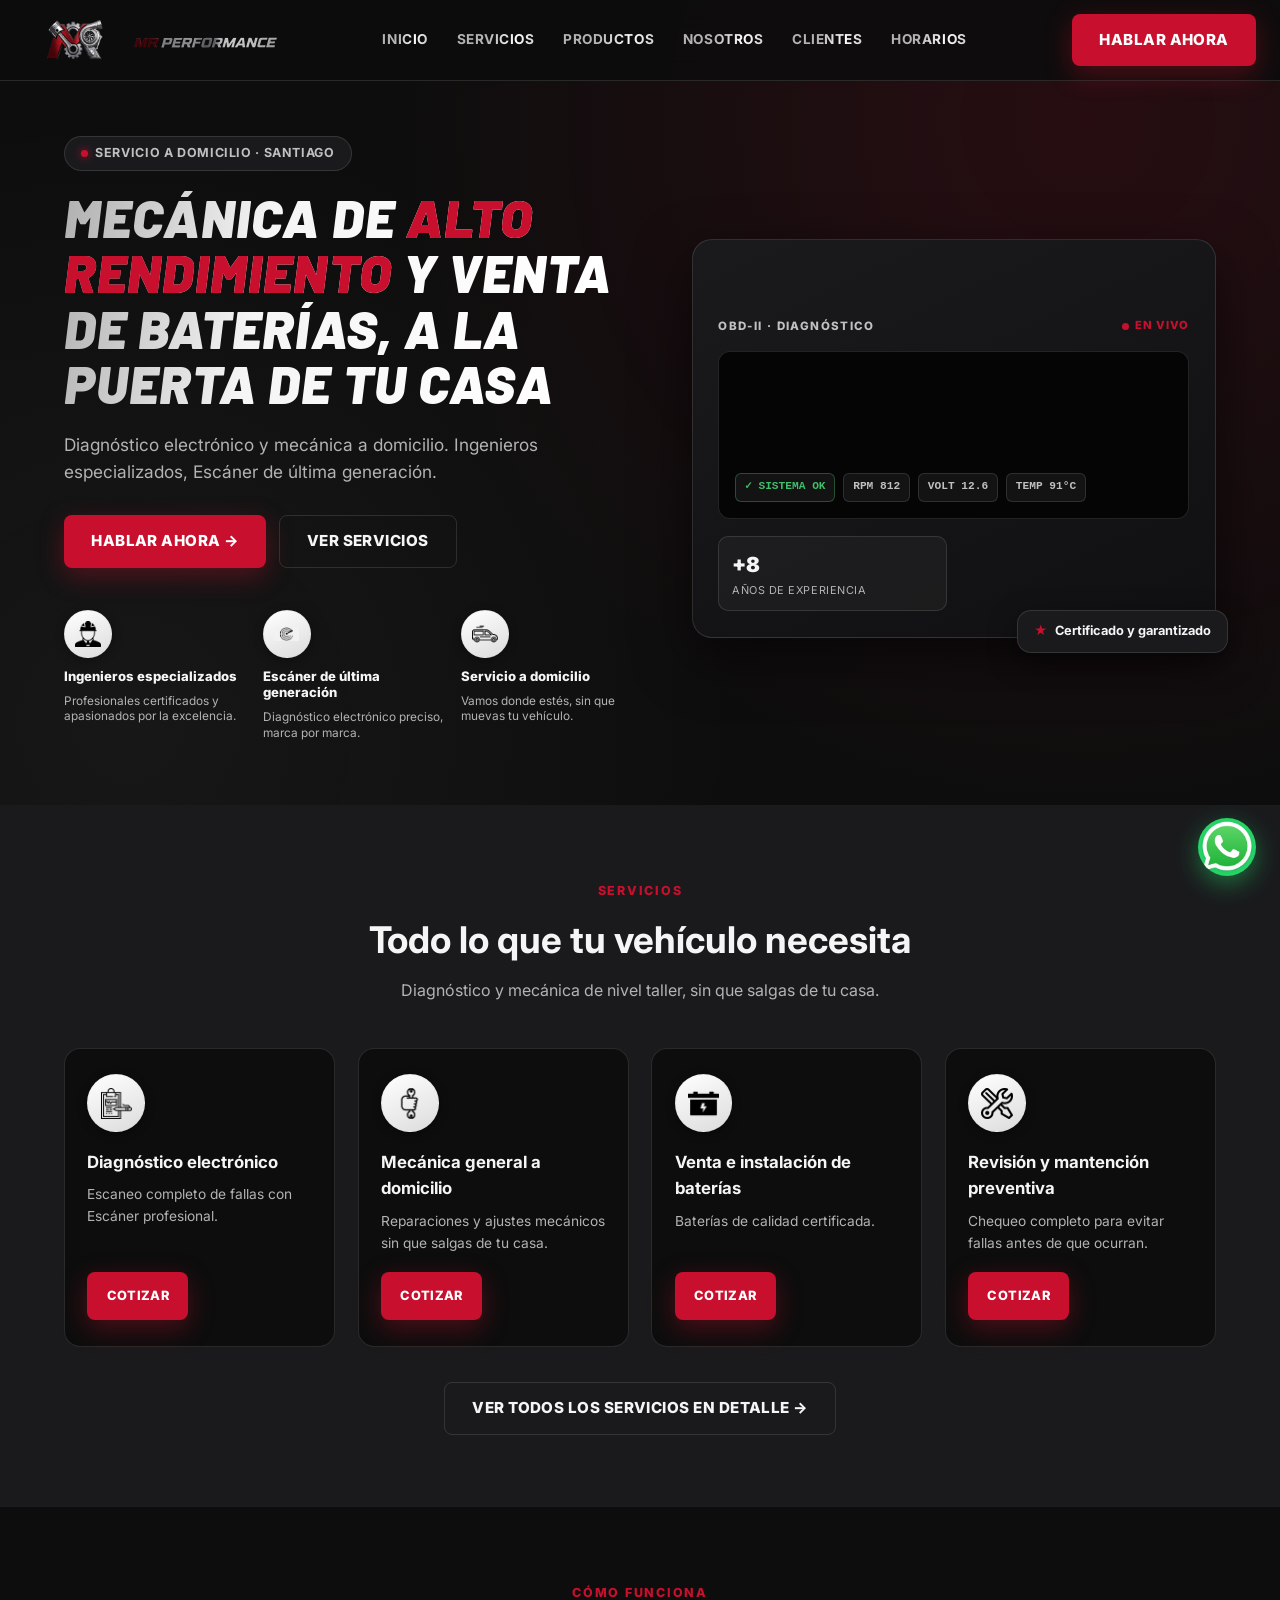
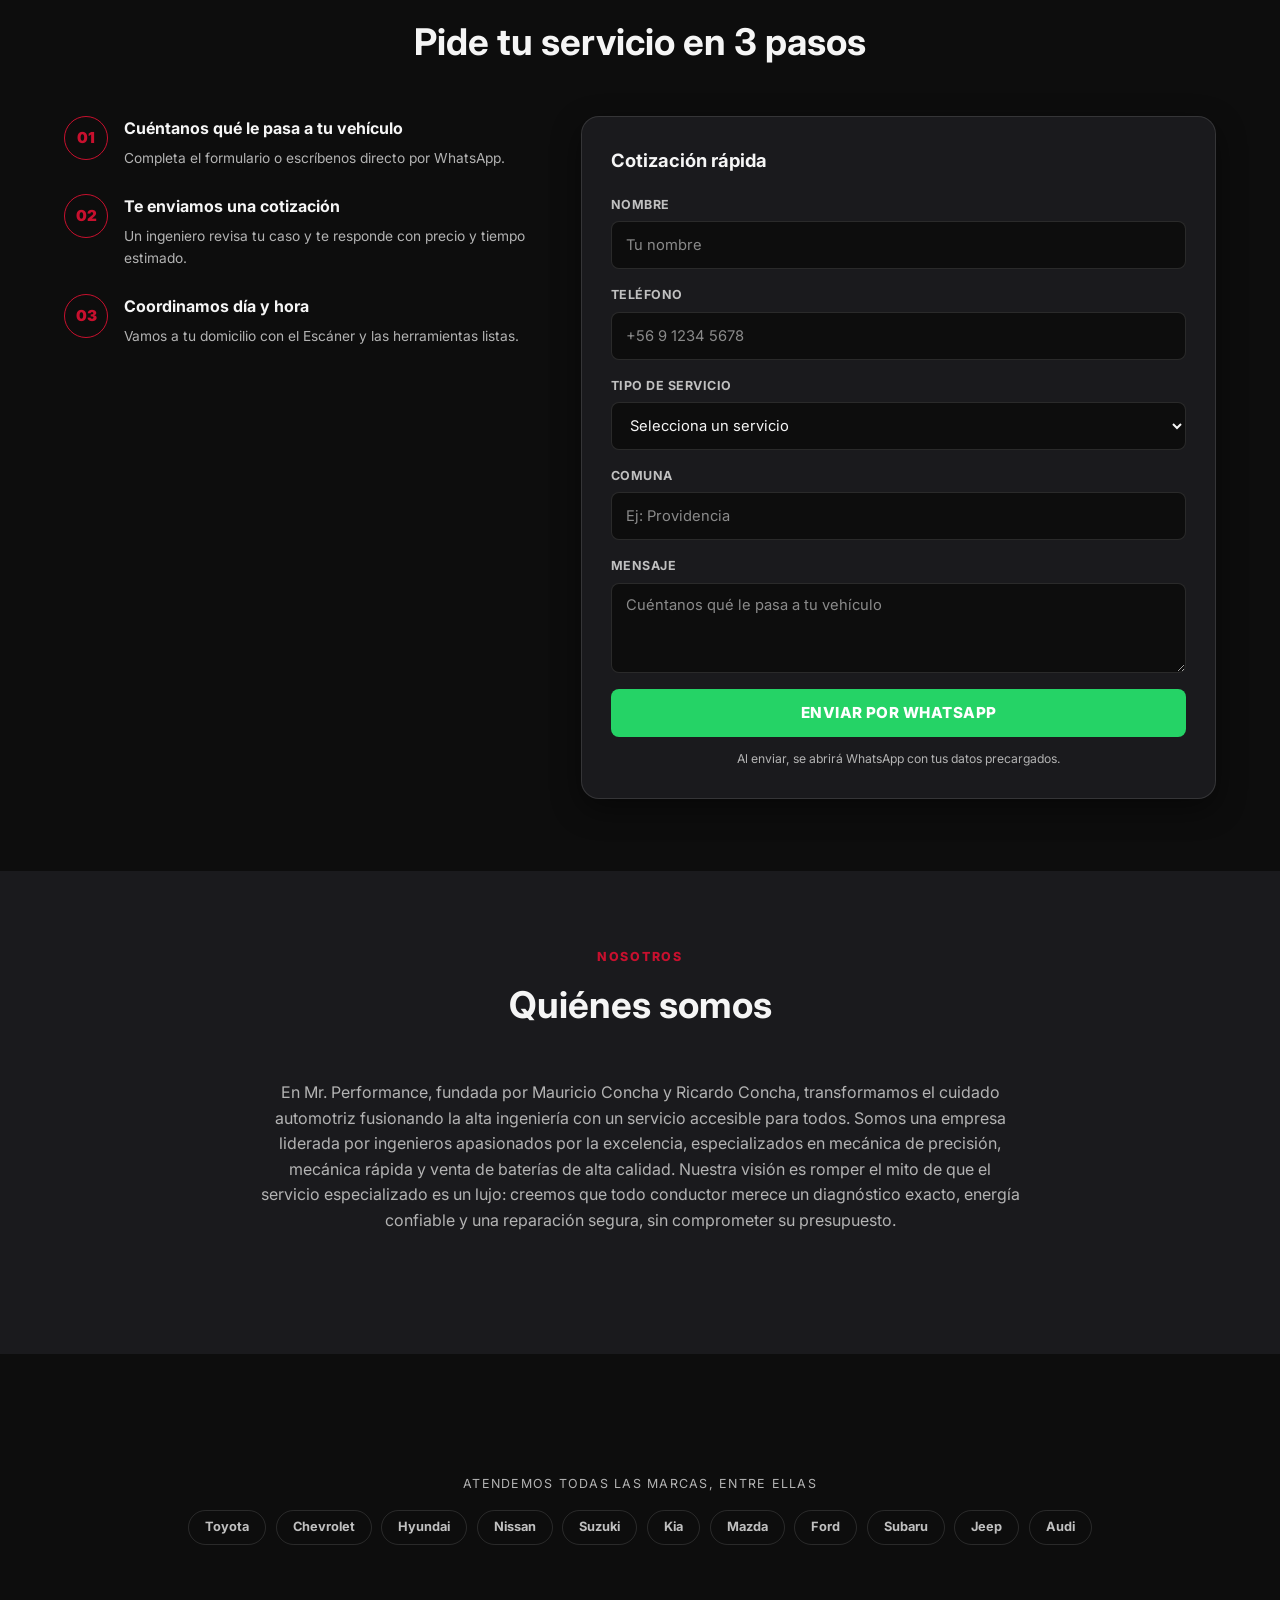
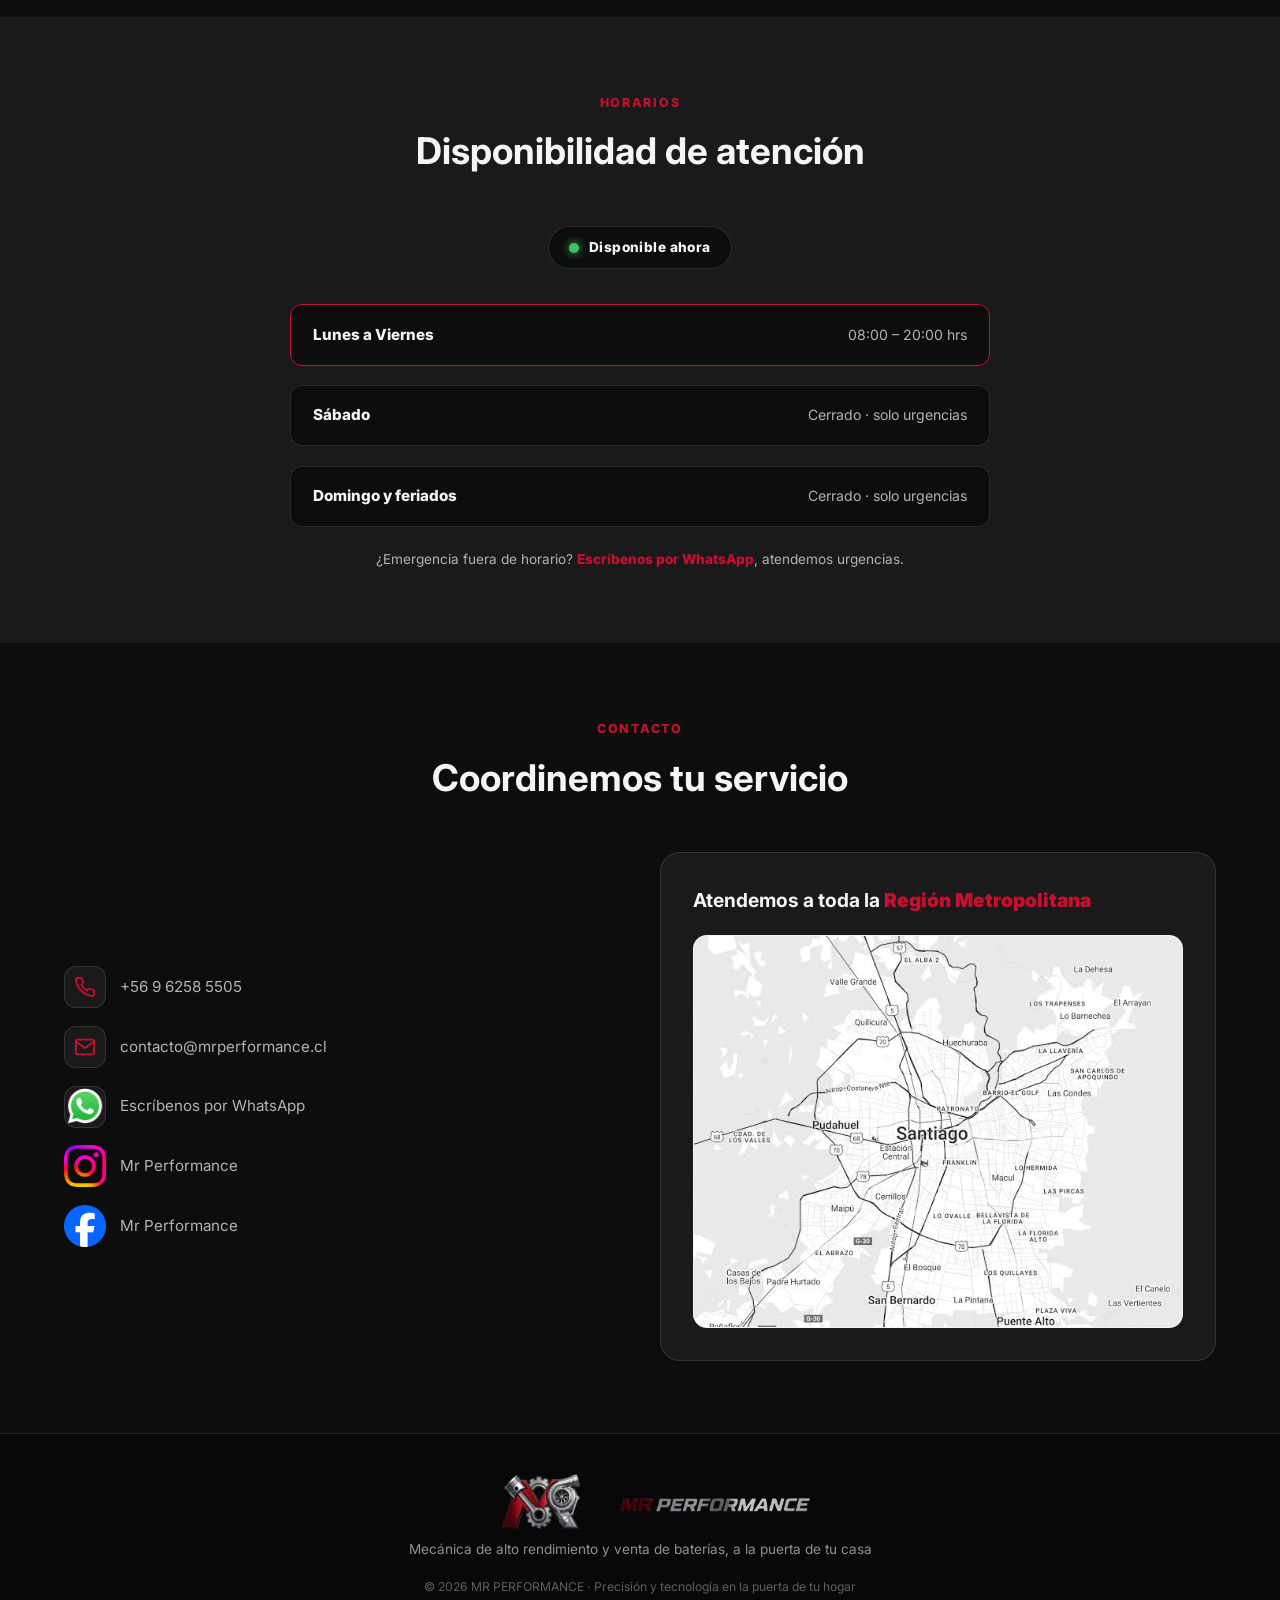
<file: index.html>
<!DOCTYPE html>
<html lang="es">
<head>
  <meta charset="UTF-8" />
  <meta name="viewport" content="width=device-width, initial-scale=1.0" />
  <!-- config.js dispara la carga de config.json (los datos del sitio) apenas parsea el <head> -->
  <script src="config.js"></script>
  <!-- Netlify Identity: captura el link de invitación/recuperación de clave y abre el panel /admin -->
  <script src="admin/vendor/netlify-identity-widget.js"></script>
  <!-- SEO (se sobreescribe dinámicamente desde config.js) -->
  <title>MR PERFORMANCE</title>
  <meta name="description" content="" />
  <link rel="canonical" href="" />
  <meta property="og:type"        content="website" />
  <meta property="og:url"         content="" />
  <meta property="og:title"       content="" />
  <meta property="og:description" content="" />
  <meta property="og:image"       content="" />
  <meta name="twitter:card"        content="summary_large_image" />
  <link rel="icon" href="data:image/svg+xml,<svg xmlns='http://www.w3.org/2000/svg' viewBox='0 0 100 100'><rect width='100' height='100' fill='%230D0D0D'/><text x='50' y='68' font-size='60' text-anchor='middle' fill='%23C8102E' font-family='Arial' font-weight='bold'>M</text></svg>" />
  <link rel="preconnect" href="https://fonts.googleapis.com" />
  <link rel="preconnect" href="https://fonts.gstatic.com" crossorigin />
  <link href="https://fonts.googleapis.com/css2?family=Barlow:ital,wght@0,700;0,800;0,900;1,700;1,800;1,900&family=Inter:wght@400;500;600;700;800;900&display=swap" rel="stylesheet" />
  <link rel="stylesheet" href="styles.css" />
</head>
<body>

<!-- ─── NAV ─── -->
<nav id="nav">
  <a href="#inicio" class="nav-logo"><img src="iconos/logo-emblem.png" alt="MR" class="nav-emblem" /><img src="iconos/logo-letras.png" alt="PERFORMANCE" class="nav-wordmark" /></a>
  <div class="nav-links" id="nav-links">
    <a href="#inicio">Inicio</a>
    <a href="/servicios">Servicios</a>
    <a href="/productos">Productos</a>
    <a href="#nosotros">Nosotros</a>
    <a href="#clientes">Clientes</a>
    <a href="#horarios">Horarios</a>
    <a href="#" class="btn btn-primary nav-cta-mobile" data-wa-link>Hablar ahora</a>
  </div>
  <div class="nav-actions">
    <a href="#" class="btn btn-primary" id="nav-wa" data-wa-link aria-label="Hablar ahora por WhatsApp">Hablar ahora</a>
    <button class="nav-toggle" id="nav-toggle" aria-label="Abrir menú" aria-expanded="false">☰</button>
  </div>
</nav>

<!-- ─── HERO ─── -->
<header class="hero" id="inicio">
  <div class="container hero-grid">
    <div class="hero-intro">
      <span class="hero-badge"><span class="dot"></span> <span id="hero-badge"></span></span>
      <h1 class="titulo-racing" id="hero-title"></h1>
      <p class="lead" id="hero-desc"></p>
      <div class="hero-cta">
        <a href="#" class="btn btn-primary" data-wa-link>Hablar ahora →</a>
        <a href="/servicios" class="btn btn-ghost">Ver servicios</a>
      </div>
    </div>
    <div class="hero-visual reveal" aria-hidden="true">
      <div class="marcas-float" aria-hidden="true">
        <div class="marcas-float-slot">
          <img src="iconos/marcas/chevrolet.png" alt="Chevrolet" style="--i:0" />
          <img src="iconos/marcas/honda.png"     alt="Honda"     style="--i:1" />
          <img src="iconos/marcas/kia.png"       alt="Kia"       style="--i:2" />
          <img src="iconos/marcas/nissan.png"    alt="Nissan"    style="--i:3" />
          <img src="iconos/marcas/renault.png"   alt="Renault"   style="--i:4" />
          <img src="iconos/marcas/toyota.png"    alt="Toyota"    style="--i:5" />
        </div>
        <div class="marcas-float-slot">
          <img src="iconos/marcas/citroen.png"    alt="Citroën"    style="--i:0" />
          <img src="iconos/marcas/hyundai.png"    alt="Hyundai"    style="--i:1" />
          <img src="iconos/marcas/mazda.png"      alt="Mazda"      style="--i:2" />
          <img src="iconos/marcas/peugeot.png"    alt="Peugeot"    style="--i:3" />
          <img src="iconos/marcas/subaru.png"     alt="Subaru"     style="--i:4" />
          <img src="iconos/marcas/volkswagen.png" alt="Volkswagen" style="--i:5" />
        </div>
        <div class="marcas-float-slot">
          <img src="iconos/marcas/ford.png"       alt="Ford"       style="--i:0" />
          <img src="iconos/marcas/jeep.png"       alt="Jeep"       style="--i:1" />
          <img src="iconos/marcas/mitsubishi.png" alt="Mitsubishi" style="--i:2" />
          <img src="iconos/marcas/ram.png"        alt="RAM"        style="--i:3" />
          <img src="iconos/marcas/suzuki.png"     alt="Suzuki"     style="--i:4" />
          <img src="iconos/marcas/volvo.png"      alt="Volvo"      style="--i:5" />
        </div>
      </div>
      <div class="scanner-head">
        <span class="lbl">OBD-II · Diagnóstico</span>
        <span class="live"><span class="blip"></span> En vivo</span>
      </div>
      <div class="scanner-screen">
        <svg viewBox="0 0 300 90" preserveAspectRatio="none">
          <polyline class="scanner-wave" points="0,45 20,45 32,15 46,75 60,45 90,45 100,25 112,65 124,45 160,45 172,20 186,70 198,45 230,45 240,30 252,60 264,45 300,45" />
        </svg>
        <div class="scanner-codes">
          <span class="ok">✓ SISTEMA OK</span>
          <span>RPM 812</span>
          <span>VOLT 12.6</span>
          <span>TEMP 91°C</span>
        </div>
      </div>
      <div class="scanner-stats" id="scanner-stats"></div>
      <span class="float-card br"><span class="star">★</span> Certificado y garantizado</span>
    </div>
    <div class="hero-difs" id="hero-difs"></div>
  </div>
</header>

<!-- ─── SERVICIOS ─── -->
<section id="servicios">
  <div class="container">
    <div class="sec-head reveal">
      <span class="sec-tag">Servicios</span>
      <h2>Todo lo que tu vehículo necesita</h2>
      <p>Diagnóstico y mecánica de nivel taller, sin que salgas de tu casa.</p>
    </div>
    <div class="grid-servicios" id="servicios-grid"></div>
    <div class="ver-todos reveal">
      <a href="/servicios" class="btn btn-ghost">Ver todos los servicios en detalle →</a>
    </div>
  </div>
</section>

<!-- ─── CÓMO FUNCIONA / COTIZAR ─── -->
<section id="cotizar">
  <div class="container">
    <div class="sec-head reveal">
      <span class="sec-tag">Cómo funciona</span>
      <h2>Pide tu servicio en 3 pasos</h2>
    </div>
    <div class="cotizar-grid">
      <div class="pasos reveal" id="pasos"></div>
      <div class="form-card reveal">
        <h3>Cotización rápida</h3>
        <form id="form-cotizar">
          <div class="campo">
            <label for="f-nombre">Nombre</label>
            <input type="text" id="f-nombre" name="nombre" placeholder="Tu nombre" required />
          </div>
          <div class="campo">
            <label for="f-telefono">Teléfono</label>
            <input type="tel" id="f-telefono" name="telefono" placeholder="+56 9 1234 5678" required />
          </div>
          <div class="campo">
            <label for="f-servicio">Tipo de servicio</label>
            <select id="f-servicio" name="servicio" required></select>
          </div>
          <div class="campo">
            <label for="f-comuna">Comuna</label>
            <input type="text" id="f-comuna" name="comuna" placeholder="Ej: Providencia" />
          </div>
          <div class="campo">
            <label for="f-mensaje">Mensaje</label>
            <textarea id="f-mensaje" name="mensaje" placeholder="Cuéntanos qué le pasa a tu vehículo"></textarea>
          </div>
          <button type="submit" class="btn btn-wa btn-block">Enviar por WhatsApp</button>
        </form>
        <p class="form-nota">Al enviar, se abrirá WhatsApp con tus datos precargados.</p>
      </div>
    </div>
  </div>
</section>

<!-- ─── NOSOTROS ─── -->
<section id="nosotros">
  <div class="container">
    <div class="sec-head reveal">
      <span class="sec-tag">Nosotros</span>
      <h2>Quiénes somos</h2>
    </div>
    <div class="historia-box reveal">
      <p id="historia"></p>
    </div>
  </div>
</section>

<!-- ─── CLIENTES ─── -->
<section id="clientes">
  <div class="container">
    <div class="sec-head reveal" id="testimonios-head">
      <span class="sec-tag">Clientes</span>
      <h2>Lo que dicen quienes ya nos probaron</h2>
    </div>
    <div class="testi-grid" id="testimonios-grid"></div>
    <div class="marcas-row reveal">
      <span class="lbl">Atendemos todas las marcas, entre ellas</span>
      <div class="marcas-chips" id="marcas-chips"></div>
    </div>
  </div>
</section>

<!-- ─── HORARIOS ─── -->
<section id="horarios">
  <div class="container">
    <div class="sec-head reveal">
      <span class="sec-tag">Horarios</span>
      <h2>Disponibilidad de atención</h2>
    </div>
    <div class="reveal" style="display:flex; justify-content:center;">
      <div class="estado-actual" id="estado-actual"><span class="dot"></span><span id="estado-texto">Calculando…</span></div>
    </div>
    <div class="horarios-wrap reveal" id="horarios-lista"></div>
    <p class="urgencias-nota" id="urgencias-nota"></p>
  </div>
</section>

<!-- ─── CONTACTO ─── -->
<section id="contacto">
  <div class="container">
    <div class="sec-head reveal">
      <span class="sec-tag">Contacto</span>
      <h2>Coordinemos tu servicio</h2>
    </div>
    <div class="contact-grid reveal">
      <div>
        <ul class="contact-list" id="contact-list"></ul>
        <div class="socials" id="socials"></div>
      </div>
      <div class="cobertura-card">
        <h3 id="cobertura-zona"></h3>
        <div class="cobertura-mapa-img">
          <img src="iconos/mapa/images.jpg" alt="Mapa de la Región Metropolitana" loading="lazy" />
        </div>
      </div>
    </div>
  </div>
</section>

<!-- ─── FOOTER ─── -->
<footer>
  <div class="container">
    <div class="nav-logo"><img src="iconos/logo-emblem.png" alt="MR" class="footer-emblem" /><img src="iconos/logo-letras.png" alt="PERFORMANCE" class="footer-wordmark" /></div>
    <p id="footer-eslogan"></p>
    <p class="fine">© <span id="year"></span> <span id="footer-name">MR PERFORMANCE</span> · Precisión y tecnología en la puerta de tu hogar</p>
  </div>
</footer>

<!-- ─── WHATSAPP FLOAT (persistente) ─── -->
<a href="#" class="wa-float" data-wa-link aria-label="Escríbenos por WhatsApp"><img src="iconos/redes-sociales/whatsapp.png" alt="WhatsApp" /></a>

<script src="site.js"></script>
<script>
// ════════════════════════════════════════════════════════════════
//  MR PERFORMANCE — Inicio: render dinámico desde config.js
// ════════════════════════════════════════════════════════════════

// ── APLICAR CONFIG (contenido propio de esta página) ──
function aplicarConfig() {
  $("hero-badge").textContent = S.hero_badge || "";
  $("hero-title").innerHTML   = (S.hero_titulo || "").replace(/(alto rendimiento)/i, '<span class="accent">$1</span>');
  $("hero-desc").textContent  = S.hero_desc || "";

  // Estadísticas del panel del hero
  $("scanner-stats").innerHTML = (S.hero_stats || []).map(s => `
    <div class="scanner-stat"><div class="n">${esc(s.numero)}</div><div class="l">${esc(s.label)}</div></div>`).join("");

  // Diferenciadores hero
  $("hero-difs").innerHTML = (S.diferenciadores || []).map(d => `
    <div class="hero-dif">
      <span class="ico">${renderIcono(d.icono, d.titulo)}</span>
      <span class="t">${esc(d.titulo)}</span>
      <span class="d">${esc(d.desc)}</span>
    </div>`).join("");

  // Servicios
  $("servicios-grid").innerHTML = (S.servicios || []).map((sv,i) => `
    <div class="card-serv reveal" style="transition-delay:${(i%4)*70}ms">
      <div class="ico">${renderIcono(sv.icono, sv.titulo)}</div>
      <h3>${esc(sv.titulo)}</h3>
      <p>${esc(sv.desc)}</p>
      <button type="button" class="btn btn-primary btn-cotizar" data-servicio="${esc(sv.titulo)}">Cotizar</button>
    </div>`).join("");
  $("servicios-grid").querySelectorAll(".btn-cotizar").forEach(btn => {
    btn.addEventListener("click", () => {
      const sel = $("f-servicio");
      if (sel) sel.value = btn.dataset.servicio;
      document.getElementById("cotizar").scrollIntoView({ behavior:"smooth" });
      $("f-nombre") && $("f-nombre").focus({ preventScroll:true });
    });
  });

  // Select del formulario
  $("f-servicio").innerHTML = `<option value="" disabled selected>Selecciona un servicio</option>` +
    (S.servicios || []).map(sv => `<option value="${esc(sv.titulo)}">${esc(sv.titulo)}</option>`).join("") +
    `<option value="Otro">Otro</option>`;

  // Pasos
  $("pasos").innerHTML = (S.proceso || []).map(p => `
    <div class="paso">
      <span class="num">${esc(p.numero)}</span>
      <div><h3>${esc(p.titulo)}</h3><p>${esc(p.desc)}</p></div>
    </div>`).join("");

  // Historia
  $("historia").textContent = S.historia || "";

  // Testimonios (la sección se oculta sola si no hay ninguno cargado en config.js)
  const hayTestimonios = (S.testimonios || []).length > 0;
  $("testimonios-head").style.display = hayTestimonios ? "" : "none";
  $("testimonios-grid").style.display = hayTestimonios ? "" : "none";
  $("testimonios-grid").innerHTML = (S.testimonios || []).map(t => `
    <div class="testi reveal">
      <div class="stars">${"★".repeat(t.estrellas||5)}${"☆".repeat(5-(t.estrellas||5))}</div>
      <p>"${esc(t.texto)}"</p>
      <div class="testi-author">
        <span class="av">${esc(iniciales(t.nombre))}</span>
        <div><div class="nm">${esc(t.nombre)}</div><div class="dt">${esc(t.comuna)}</div></div>
      </div>
    </div>`).join("");

  // Marcas atendidas
  $("marcas-chips").innerHTML = (S.marcas_atendidas || []).map(m => `<span>${esc(m)}</span>`).join("");

  // Contacto
  const ci = [
    { tipo:"telefono", txt:S.telefono },
    { tipo:"email",    txt:S.email },
    { tipo:"whatsapp", txt:S.whatsapp ? "Escríbenos por WhatsApp" : "" },
  ].filter(x => x.txt);
  $("contact-list").innerHTML = ci.map(x => `<li><span class="ico">${renderIconoContacto(x.tipo)}</span><span>${esc(x.txt)}</span></li>`).join("");
  $("cobertura-zona").innerHTML = `Atendemos a toda la <span class="rojo">${esc(S.zona_cobertura || "")}</span>`;

  const redes = S.redes || {};
  $("socials").innerHTML = Object.entries(redes).filter(([,url])=>url)
    .map(([k,url]) => `<a href="${esc(url)}" target="_blank" rel="noopener"><span class="ico">${renderIconoRed(k)}</span><span>Mr Performance</span></a>`).join("");
}

// ── HORARIOS: render + estado en vivo ──
function parseHora(hhmm) {
  const [h,m] = String(hhmm||"0:0").split(":").map(Number);
  return h*60+m;
}
function renderHorarios() {
  const h = S.horarios || {};
  const ahora = new Date();
  const diaSemana = ahora.getDay(); // 0=domingo ... 6=sábado
  const minutosAhora = ahora.getHours()*60 + ahora.getMinutes();

  const bloques = [
    { key:"lunes_viernes", dias:[1,2,3,4,5], cfg:h.lunes_viernes },
    { key:"sabado",        dias:[6],         cfg:h.sabado },
    { key:"domingo",       dias:[0],         cfg:h.domingo },
  ];

  $("horarios-lista").innerHTML = bloques.map(b => {
    const esHoy = b.dias.includes(diaSemana);
    const horaTxt = (b.cfg && b.cfg.activo) ? `${b.cfg.desde} – ${b.cfg.hasta} hrs` : "Cerrado" + (S.urgencias_247 ? " · solo urgencias" : "");
    return `<div class="fila-horario ${esHoy?"hoy":""}"><span class="dia">${esc(b.cfg ? b.cfg.texto : "")}</span><span class="hora">${esc(horaTxt)}</span></div>`;
  }).join("");

  let abierto = false;
  const bloqueHoy = bloques.find(b => b.dias.includes(diaSemana));
  if (bloqueHoy && bloqueHoy.cfg && bloqueHoy.cfg.activo) {
    const desde = parseHora(bloqueHoy.cfg.desde), hasta = parseHora(bloqueHoy.cfg.hasta);
    abierto = minutosAhora >= desde && minutosAhora < hasta;
  }

  const el = $("estado-actual");
  el.classList.toggle("abierto", abierto);
  el.classList.toggle("cerrado", !abierto);
  $("estado-texto").textContent = abierto ? "Disponible ahora" : "Fuera de horario";

  $("urgencias-nota").innerHTML = S.urgencias_247
    ? `¿Emergencia fuera de horario? <span class="rojo">Escríbenos por WhatsApp</span>, atendemos urgencias.`
    : "";
}

// ── FORMULARIO → WHATSAPP ──
function initFormulario() {
  $("form-cotizar").addEventListener("submit", (e) => {
    e.preventDefault();
    const nombre   = $("f-nombre").value.trim();
    const telefono = $("f-telefono").value.trim();
    const servicio = $("f-servicio").value;
    const comuna   = $("f-comuna").value.trim();
    const mensaje  = $("f-mensaje").value.trim();

    let msg = `Hola, quiero cotizar un servicio:\n\n`;
    msg += `• Nombre: ${nombre}\n`;
    msg += `• Teléfono: ${telefono}\n`;
    msg += `• Servicio: ${servicio}\n`;
    if (comuna)   msg += `• Comuna: ${comuna}\n`;
    if (mensaje)  msg += `• Detalle: ${mensaje}\n`;

    window.open(waUrl(msg), "_blank");
  });
}

// ── Netlify Identity: si el link de invitación/recuperación cae en "/", abre el panel ──
if (window.netlifyIdentity) {
  window.netlifyIdentity.on("init", (user) => {
    if (!user) {
      window.netlifyIdentity.on("login", () => { document.location.href = "/admin/"; });
    }
  });
}

// ── INIT ──
document.addEventListener("DOMContentLoaded", async () => {
  S = await window.SITIO_LISTO;
  aplicarColores();
  aplicarSEO();
  aplicarWaLinks();
  aplicarFooter();
  aplicarConfig();
  renderHorarios();
  initFormulario();
  initNav();
  observarReveal();
  irASeccionPorRuta(["cotizar", "nosotros", "clientes", "horarios", "contacto"]);
});
</script>
</body>
</html>
</file>
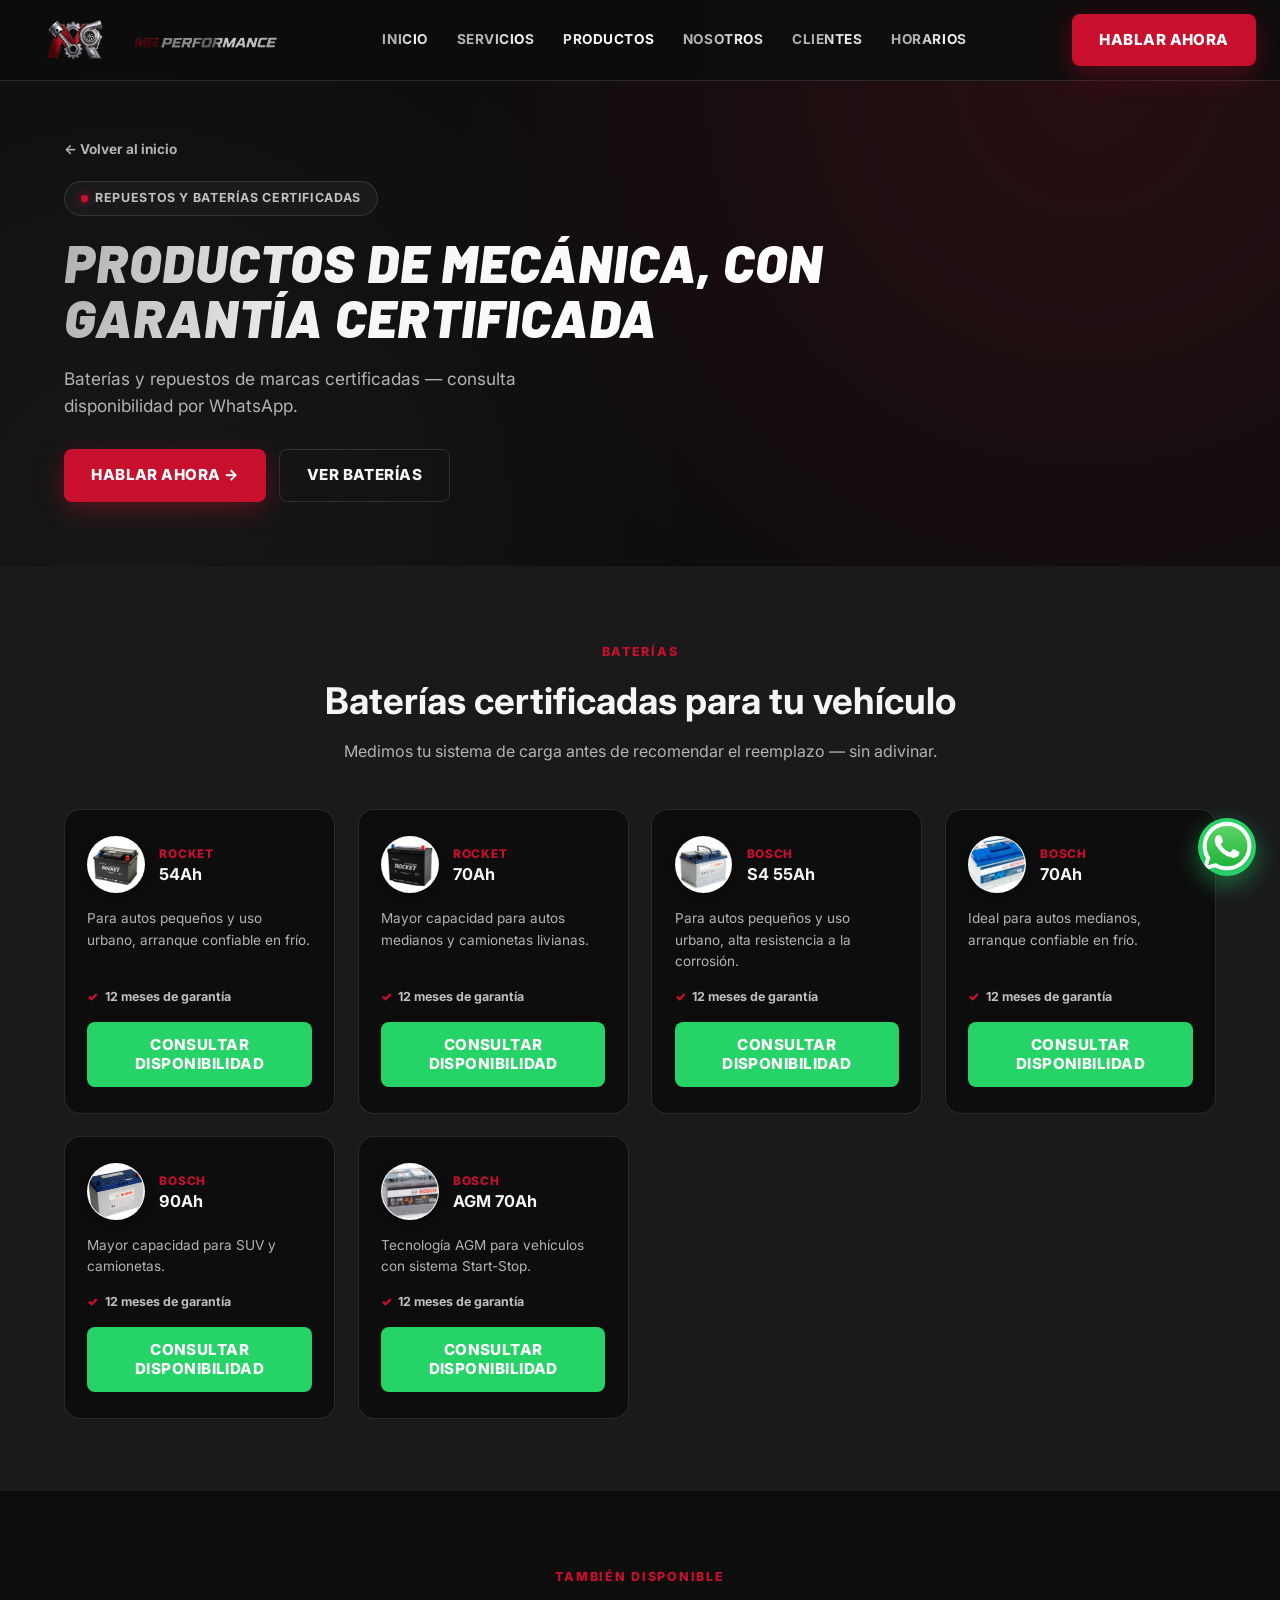
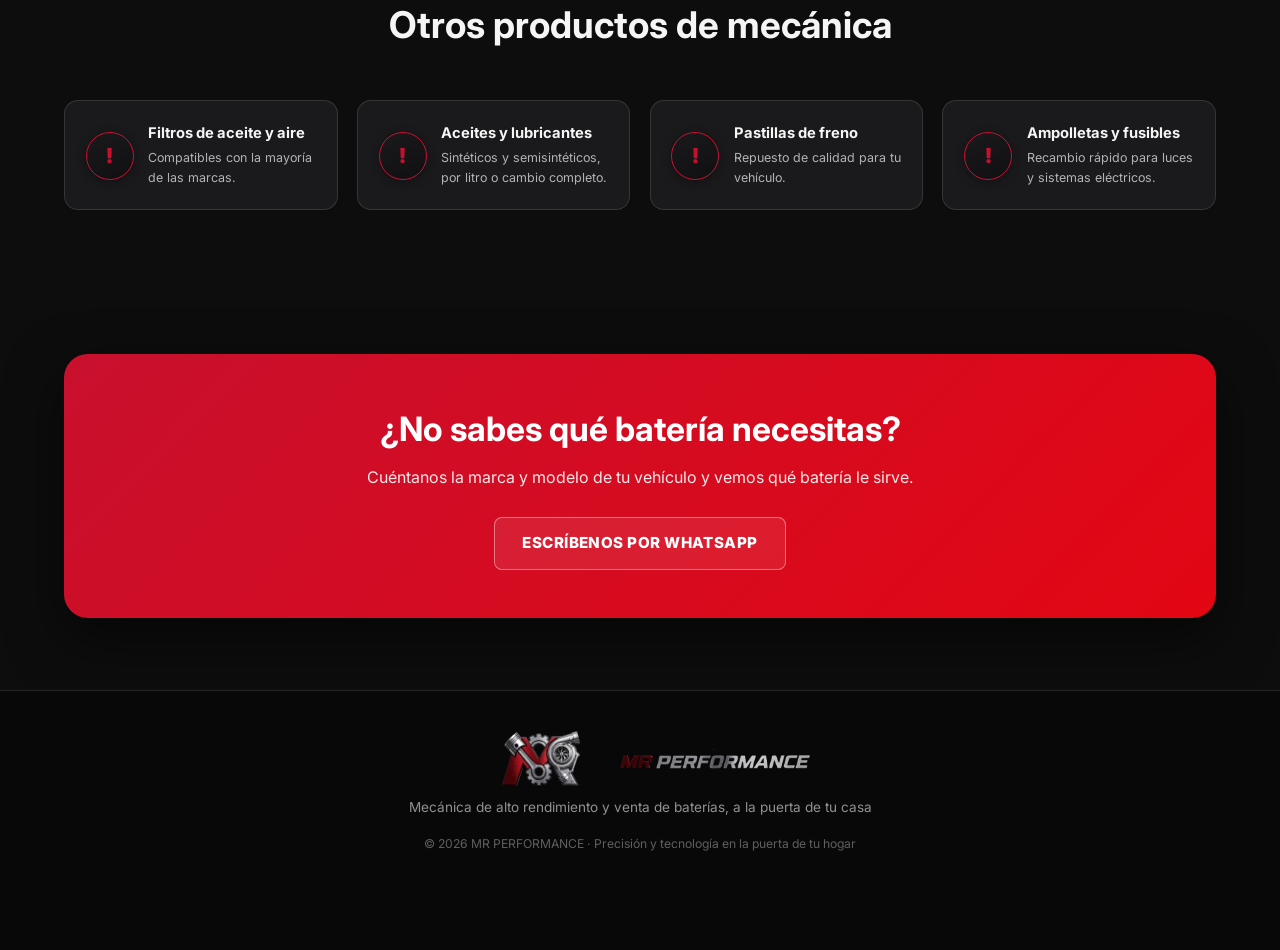
<file: productos.html>
<!DOCTYPE html>
<html lang="es">
<head>
  <meta charset="UTF-8" />
  <meta name="viewport" content="width=device-width, initial-scale=1.0" />
  <!-- config.js dispara la carga de config.json (los datos del sitio) apenas parsea el <head> -->
  <script src="config.js"></script>
  <!-- SEO (se sobreescribe dinámicamente desde config.js) -->
  <title>Productos — MR PERFORMANCE</title>
  <meta name="description" content="" />
  <link rel="canonical" href="" />
  <meta property="og:type"        content="website" />
  <meta property="og:url"         content="" />
  <meta property="og:title"       content="" />
  <meta property="og:description" content="" />
  <meta property="og:image"       content="" />
  <meta name="twitter:card"        content="summary_large_image" />
  <link rel="icon" href="data:image/svg+xml,<svg xmlns='http://www.w3.org/2000/svg' viewBox='0 0 100 100'><rect width='100' height='100' fill='%230D0D0D'/><text x='50' y='68' font-size='60' text-anchor='middle' fill='%23C8102E' font-family='Arial' font-weight='bold'>M</text></svg>" />
  <link rel="preconnect" href="https://fonts.googleapis.com" />
  <link rel="preconnect" href="https://fonts.gstatic.com" crossorigin />
  <link href="https://fonts.googleapis.com/css2?family=Barlow:ital,wght@0,700;0,800;0,900;1,700;1,800;1,900&family=Inter:wght@400;500;600;700;800;900&display=swap" rel="stylesheet" />
  <link rel="stylesheet" href="styles.css" />
</head>
<body>

<!-- ─── NAV ─── -->
<nav id="nav">
  <a href="/" class="nav-logo"><img src="iconos/logo-emblem.png" alt="MR" class="nav-emblem" /><img src="iconos/logo-letras.png" alt="PERFORMANCE" class="nav-wordmark" /></a>
  <div class="nav-links" id="nav-links">
    <a href="/">Inicio</a>
    <a href="/servicios">Servicios</a>
    <a href="/productos" class="activo">Productos</a>
    <a href="/nosotros">Nosotros</a>
    <a href="/clientes">Clientes</a>
    <a href="/horarios">Horarios</a>
    <a href="#" class="btn btn-primary nav-cta-mobile" data-wa-link>Hablar ahora</a>
  </div>
  <div class="nav-actions">
    <a href="#" class="btn btn-primary" data-wa-link aria-label="Hablar ahora por WhatsApp">Hablar ahora</a>
    <button class="nav-toggle" id="nav-toggle" aria-label="Abrir menú" aria-expanded="false">☰</button>
  </div>
</nav>

<!-- ─── HERO ─── -->
<header class="hero" id="inicio">
  <div class="container">
    <a href="/" class="volver-link">← Volver al inicio</a>
    <div class="hero-solo" style="margin-top:1.2rem;">
      <span class="hero-badge"><span class="dot"></span> <span id="hero-badge"></span></span>
      <h1 class="titulo-racing" id="hero-title"></h1>
      <p class="lead" id="hero-desc"></p>
      <div class="hero-cta">
        <a href="#" class="btn btn-primary" data-wa-link>Hablar ahora →</a>
        <a href="#productos-baterias" class="btn btn-ghost">Ver baterías</a>
      </div>
    </div>
  </div>
</header>

<!-- ─── BATERÍAS ─── -->
<section id="productos-baterias">
  <div class="container">
    <div class="sec-head reveal">
      <span class="sec-tag">Baterías</span>
      <h2>Baterías certificadas para tu vehículo</h2>
      <p>Medimos tu sistema de carga antes de recomendar el reemplazo — sin adivinar.</p>
    </div>
    <div class="grid-productos" id="baterias-grid"></div>
  </div>
</section>

<!-- ─── OTROS PRODUCTOS ─── -->
<section>
  <div class="container">
    <div class="sec-head reveal">
      <span class="sec-tag">También disponible</span>
      <h2>Otros productos de mecánica</h2>
    </div>
    <div class="grid-otros" id="otros-grid"></div>
  </div>
</section>

<!-- ─── CTA FINAL ─── -->
<section>
  <div class="container">
    <div class="cta-banner reveal">
      <h2>¿No sabes qué batería necesitas?</h2>
      <p>Cuéntanos la marca y modelo de tu vehículo y vemos qué batería le sirve.</p>
      <a href="#" class="btn btn-ghost" data-wa-link>Escríbenos por WhatsApp</a>
    </div>
  </div>
</section>

<!-- ─── FOOTER ─── -->
<footer>
  <div class="container">
    <div class="nav-logo"><img src="iconos/logo-emblem.png" alt="MR" class="footer-emblem" /><img src="iconos/logo-letras.png" alt="PERFORMANCE" class="footer-wordmark" /></div>
    <p id="footer-eslogan"></p>
    <p class="fine">© <span id="year"></span> <span id="footer-name">MR PERFORMANCE</span> · Precisión y tecnología en la puerta de tu hogar</p>
  </div>
</footer>

<!-- ─── WHATSAPP FLOAT (persistente) ─── -->
<a href="#" class="wa-float" data-wa-link aria-label="Escríbenos por WhatsApp"><img src="iconos/redes-sociales/whatsapp.png" alt="WhatsApp" /></a>

<script src="site.js"></script>
<script>
// ════════════════════════════════════════════════════════════════
//  MR PERFORMANCE — Productos: render dinámico desde config.js
// ════════════════════════════════════════════════════════════════

function aplicarConfig() {
  const pp = S.productos_pagina || {};
  $("hero-badge").textContent = pp.hero_badge || "";
  $("hero-title").innerHTML   = esc(pp.hero_titulo || "Productos");
  $("hero-desc").textContent  = pp.hero_desc || "";

  $("baterias-grid").innerHTML = (S.baterias || []).map((b,i) => `
    <div class="producto-card reveal" style="transition-delay:${(i%3)*70}ms">
      <div class="producto-head">
        ${renderIcono(b.icono || "bateria", b.modelo)}
        <div>
          <div class="marca">${esc(b.marca)}</div>
          <h3>${esc(b.modelo)}</h3>
        </div>
      </div>
      <p class="desc">${esc(b.desc)}</p>
      <span class="garantia">${esc(b.garantia)}</span>
      <button type="button" class="btn btn-wa btn-cotizar-producto" data-producto="${esc(b.marca)} ${esc(b.modelo)}">Consultar disponibilidad</button>
    </div>`).join("");

  $("otros-grid").innerHTML = (S.otros_productos || []).map(o => `
    <div class="otro-producto reveal">
      <span class="ico">${renderIcono(o.icono, o.nombre)}</span>
      <div><h4>${esc(o.nombre)}</h4><p>${esc(o.desc)}</p></div>
    </div>`).join("");

  document.querySelectorAll(".btn-cotizar-producto").forEach(btn => {
    btn.addEventListener("click", () => {
      const msg = `Hola, quiero consultar disponibilidad de: ${btn.dataset.producto}`;
      window.open(waUrl(msg), "_blank");
    });
  });
}

document.addEventListener("DOMContentLoaded", async () => {
  S = await window.SITIO_LISTO;
  aplicarColores();
  aplicarSEO({
    titulo: "Productos — MR PERFORMANCE",
    descripcion: "Baterías certificadas y repuestos de mecánica de calidad. Consulta disponibilidad por WhatsApp.",
  });
  aplicarWaLinks();
  aplicarFooter();
  aplicarConfig();
  initNav();
  observarReveal();
});
</script>
</body>
</html>
</file>
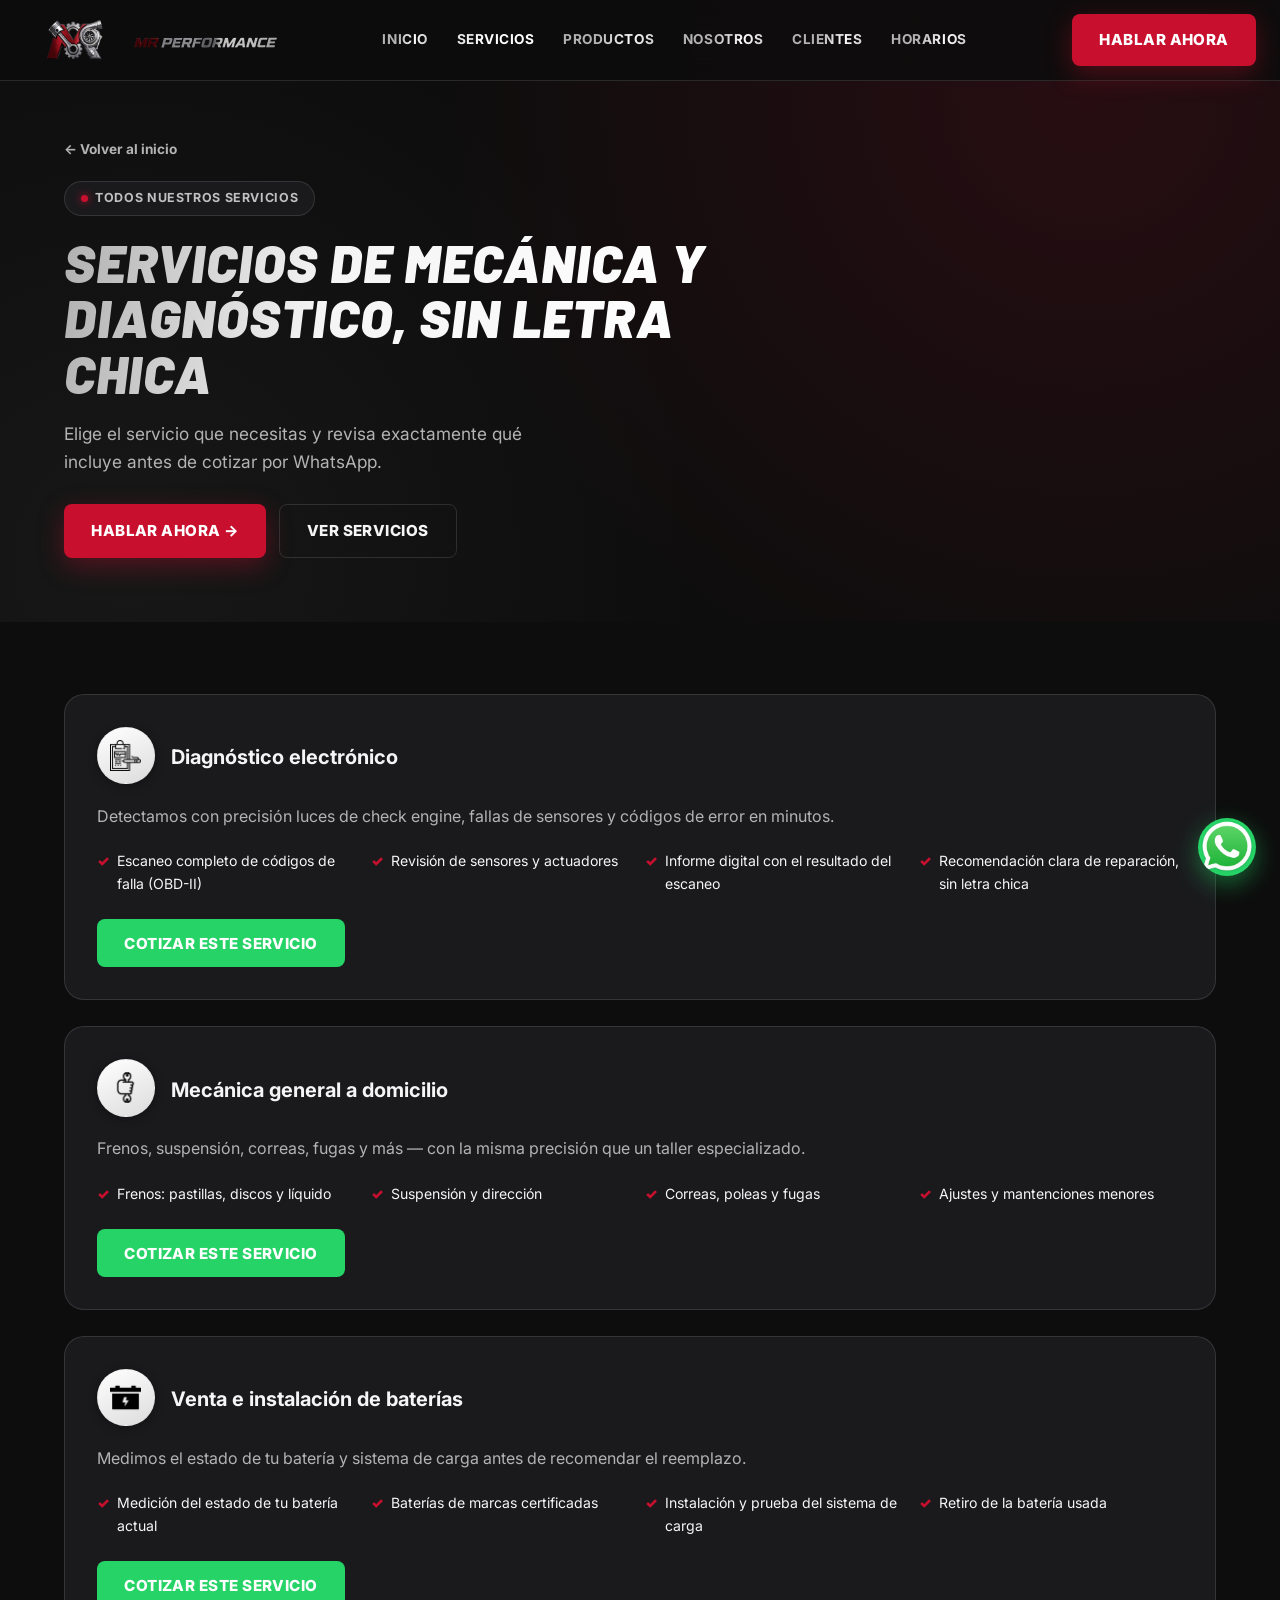
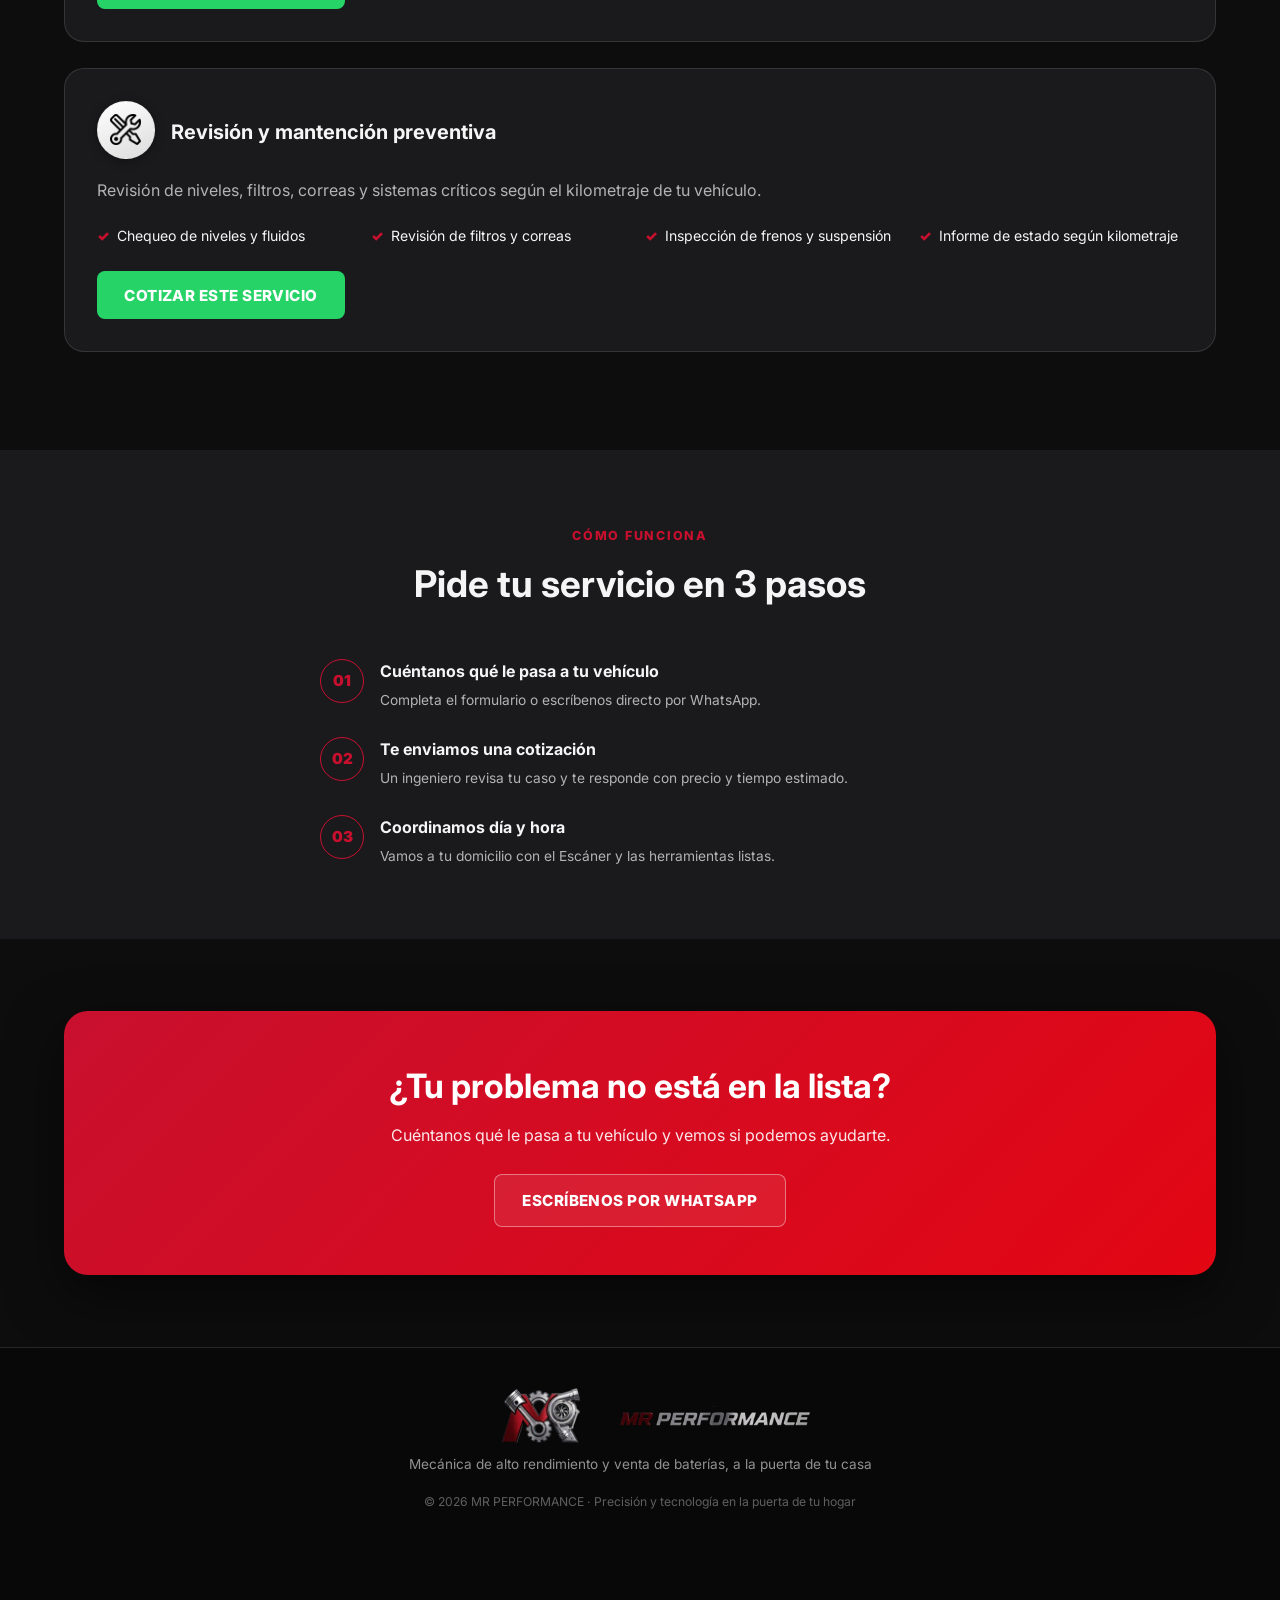
<file: servicios.html>
<!DOCTYPE html>
<html lang="es">
<head>
  <meta charset="UTF-8" />
  <meta name="viewport" content="width=device-width, initial-scale=1.0" />
  <!-- config.js dispara la carga de config.json (los datos del sitio) apenas parsea el <head> -->
  <script src="config.js"></script>
  <!-- SEO (se sobreescribe dinámicamente desde config.js) -->
  <title>Servicios — MR PERFORMANCE</title>
  <meta name="description" content="" />
  <link rel="canonical" href="" />
  <meta property="og:type"        content="website" />
  <meta property="og:url"         content="" />
  <meta property="og:title"       content="" />
  <meta property="og:description" content="" />
  <meta property="og:image"       content="" />
  <meta name="twitter:card"        content="summary_large_image" />
  <link rel="icon" href="data:image/svg+xml,<svg xmlns='http://www.w3.org/2000/svg' viewBox='0 0 100 100'><rect width='100' height='100' fill='%230D0D0D'/><text x='50' y='68' font-size='60' text-anchor='middle' fill='%23C8102E' font-family='Arial' font-weight='bold'>M</text></svg>" />
  <link rel="preconnect" href="https://fonts.googleapis.com" />
  <link rel="preconnect" href="https://fonts.gstatic.com" crossorigin />
  <link href="https://fonts.googleapis.com/css2?family=Barlow:ital,wght@0,700;0,800;0,900;1,700;1,800;1,900&family=Inter:wght@400;500;600;700;800;900&display=swap" rel="stylesheet" />
  <link rel="stylesheet" href="styles.css" />
</head>
<body>

<!-- ─── NAV ─── -->
<nav id="nav">
  <a href="/" class="nav-logo"><img src="iconos/logo-emblem.png" alt="MR" class="nav-emblem" /><img src="iconos/logo-letras.png" alt="PERFORMANCE" class="nav-wordmark" /></a>
  <div class="nav-links" id="nav-links">
    <a href="/">Inicio</a>
    <a href="/servicios" class="activo">Servicios</a>
    <a href="/productos">Productos</a>
    <a href="/nosotros">Nosotros</a>
    <a href="/clientes">Clientes</a>
    <a href="/horarios">Horarios</a>
    <a href="#" class="btn btn-primary nav-cta-mobile" data-wa-link>Hablar ahora</a>
  </div>
  <div class="nav-actions">
    <a href="#" class="btn btn-primary" data-wa-link aria-label="Hablar ahora por WhatsApp">Hablar ahora</a>
    <button class="nav-toggle" id="nav-toggle" aria-label="Abrir menú" aria-expanded="false">☰</button>
  </div>
</nav>

<!-- ─── HERO ─── -->
<header class="hero" id="inicio">
  <div class="container">
    <a href="/" class="volver-link">← Volver al inicio</a>
    <div class="hero-solo" style="margin-top:1.2rem;">
      <span class="hero-badge"><span class="dot"></span> <span id="hero-badge"></span></span>
      <h1 class="titulo-racing" id="hero-title"></h1>
      <p class="lead" id="hero-desc"></p>
      <div class="hero-cta">
        <a href="#" class="btn btn-primary" data-wa-link>Hablar ahora →</a>
        <a href="#lista-servicios" class="btn btn-ghost">Ver servicios</a>
      </div>
    </div>
  </div>
</header>

<!-- ─── LISTADO DETALLADO DE SERVICIOS ─── -->
<section id="lista-servicios">
  <div class="container">
    <div id="servicios-detalle"></div>
  </div>
</section>

<!-- ─── CÓMO FUNCIONA ─── -->
<section id="cotizar" style="background:var(--negro-suave);">
  <div class="container">
    <div class="sec-head reveal">
      <span class="sec-tag">Cómo funciona</span>
      <h2>Pide tu servicio en 3 pasos</h2>
    </div>
    <div class="pasos reveal" id="pasos" style="max-width:640px; margin:0 auto;"></div>
  </div>
</section>

<!-- ─── CTA FINAL ─── -->
<section>
  <div class="container">
    <div class="cta-banner reveal">
      <h2>¿Tu problema no está en la lista?</h2>
      <p>Cuéntanos qué le pasa a tu vehículo y vemos si podemos ayudarte.</p>
      <a href="#" class="btn btn-ghost" data-wa-link>Escríbenos por WhatsApp</a>
    </div>
  </div>
</section>

<!-- ─── FOOTER ─── -->
<footer>
  <div class="container">
    <div class="nav-logo"><img src="iconos/logo-emblem.png" alt="MR" class="footer-emblem" /><img src="iconos/logo-letras.png" alt="PERFORMANCE" class="footer-wordmark" /></div>
    <p id="footer-eslogan"></p>
    <p class="fine">© <span id="year"></span> <span id="footer-name">MR PERFORMANCE</span> · Precisión y tecnología en la puerta de tu hogar</p>
  </div>
</footer>

<!-- ─── WHATSAPP FLOAT (persistente) ─── -->
<a href="#" class="wa-float" data-wa-link aria-label="Escríbenos por WhatsApp"><img src="iconos/redes-sociales/whatsapp.png" alt="WhatsApp" /></a>

<script src="site.js"></script>
<script>
// ════════════════════════════════════════════════════════════════
//  MR PERFORMANCE — Servicios: render dinámico desde config.js
// ════════════════════════════════════════════════════════════════

function aplicarConfig() {
  const sp = S.servicios_pagina || {};
  $("hero-badge").textContent = sp.hero_badge || "";
  $("hero-title").innerHTML   = esc(sp.hero_titulo || "Nuestros servicios");
  $("hero-desc").textContent  = sp.hero_desc || "";

  $("servicios-detalle").innerHTML = (S.servicios || []).map((sv,i) => `
    <div class="serv-detalle reveal" style="transition-delay:${(i%4)*70}ms">
      <div class="serv-detalle-head">
        <span class="ico">${renderIcono(sv.icono, sv.titulo)}</span>
        <h3>${esc(sv.titulo)}</h3>
      </div>
      <p class="desc-larga">${esc(sv.detalle || sv.desc)}</p>
      ${(sv.incluye && sv.incluye.length) ? `
      <ul class="incluye-list">
        ${sv.incluye.map(item => `<li>${esc(item)}</li>`).join("")}
      </ul>` : ""}
      <button type="button" class="btn btn-wa btn-cotizar-servicio" data-servicio="${esc(sv.titulo)}">Cotizar este servicio</button>
    </div>`).join("");

  $("servicios-detalle").querySelectorAll(".btn-cotizar-servicio").forEach(btn => {
    btn.addEventListener("click", () => {
      const msg = `Hola, quiero cotizar: ${btn.dataset.servicio}`;
      window.open(waUrl(msg), "_blank");
    });
  });

  $("pasos").innerHTML = (S.proceso || []).map(p => `
    <div class="paso">
      <span class="num">${esc(p.numero)}</span>
      <div><h3>${esc(p.titulo)}</h3><p>${esc(p.desc)}</p></div>
    </div>`).join("");
}

document.addEventListener("DOMContentLoaded", async () => {
  S = await window.SITIO_LISTO;
  aplicarColores();
  aplicarSEO({
    titulo: "Servicios — MR PERFORMANCE",
    descripcion: "Diagnóstico electrónico, mecánica general, baterías y mantención preventiva a domicilio. Revisa qué incluye cada servicio y cotiza por WhatsApp.",
  });
  aplicarWaLinks();
  aplicarFooter();
  aplicarConfig();
  initNav();
  observarReveal();
});
</script>
</body>
</html>
</file>
<file: styles.css>
/* ╔══════════════════════════════════════════════════════════════╗
 * ║  styles.css — MR PERFORMANCE                                  ║
 * ║  Design system compartido por todas las páginas del sitio.    ║
 * ╚══════════════════════════════════════════════════════════════╝ */

:root {
  --negro:       #0D0D0D;
  --negro-suave: #1A1A1D;
  --rojo:        #C8102E;
  --rojo-hover:  #E30613;
  --plata:       #C0C0C0;
  --plata-dark:  #8A8A8A;
  --blanco:      #F5F5F5;
  --gris:        #B3B3B3;
  --borde:       rgba(192,192,192,0.16);
  --shadow-sm:   0 2px 10px rgba(0,0,0,.35);
  --shadow-md:   0 10px 30px rgba(0,0,0,.45);
  --shadow-lg:   0 20px 55px rgba(0,0,0,.55);
  --shadow-rojo: 0 8px 26px rgba(200,16,46,.35);
}

* { margin:0; padding:0; box-sizing:border-box; }
html { scroll-behavior:smooth; }
body {
  font-family:'Inter','Segoe UI',system-ui,-apple-system,sans-serif;
  background:var(--negro); color:var(--blanco); overflow-x:hidden;
  line-height:1.6;
}
a { color:inherit; text-decoration:none; }
img { max-width:100%; display:block; }
::-webkit-scrollbar { width:6px; }
::-webkit-scrollbar-track { background:var(--negro); }
::-webkit-scrollbar-thumb { background:var(--plata-dark); border-radius:3px; }

.container { max-width:1200px; margin:0 auto; padding:0 1.5rem; }

.titulo-racing {
  font-family:'Barlow','Segoe UI',system-ui,-apple-system,sans-serif;
  font-weight:900; text-transform:uppercase; letter-spacing:.02em;
  font-style:italic; line-height:1.05;
}

.btn {
  display:inline-flex; align-items:center; justify-content:center; gap:.5rem; cursor:pointer;
  font-family:inherit; font-weight:800; border-radius:8px; min-height:48px;
  padding:.85rem 1.7rem; font-size:.95rem; border:none; text-transform:uppercase; letter-spacing:.03em;
  transition:transform .15s, box-shadow .2s, background .2s;
}
.btn:active { transform:scale(.97); }
.btn-primary { background:var(--rojo); color:#fff; box-shadow:var(--shadow-rojo); }
.btn-primary:hover { background:var(--rojo-hover); box-shadow:0 10px 32px rgba(227,6,19,.45); }
.btn-ghost { background:transparent; color:var(--blanco); border:1.5px solid var(--borde); }
.btn-ghost:hover { border-color:var(--plata); color:var(--plata); }
.btn-wa { background:#25D366; color:#fff; }
.btn-wa:hover { background:#1ebe5a; }
.btn-block { width:100%; }
.btn-sm { min-height:40px; padding:.6rem 1.2rem; font-size:.8rem; }

/* ─── NAV ─── */
nav {
  position:fixed; top:0; left:0; right:0; z-index:1000;
  display:flex; align-items:center; justify-content:space-between;
  padding:.9rem 1.5rem; background:rgba(13,13,13,0.88);
  backdrop-filter:blur(14px); border-bottom:1px solid var(--borde);
  transition:padding .3s, box-shadow .3s;
}
nav.scrolled { padding:.5rem 1.5rem; box-shadow:var(--shadow-md); }
.nav-logo { display:flex; align-items:center; gap:.6rem; }
.nav-logo img { width:auto; }
.nav-emblem { height:40px; }
.nav-wordmark { height:15px; }
.footer-emblem { height:56px; }
.footer-wordmark { height:20px; }
.nav-links { display:flex; gap:1.8rem; align-items:center; }
.nav-links a { font-size:.85rem; font-weight:700; text-transform:uppercase; letter-spacing:.04em; color:var(--gris); transition:color .2s; }
.nav-links a:hover, .nav-links a.activo { color:var(--blanco); }
.nav-links a:not(.btn) {
  background-image:linear-gradient(100deg, var(--gris) 0%, var(--gris) 35%, #ffffff 50%, var(--gris) 65%, var(--gris) 100%);
  background-size:250% auto; background-position:200% center;
  -webkit-background-clip:text; background-clip:text; -webkit-text-fill-color:transparent; color:transparent;
  animation:brilloPlata 6s linear infinite;
}
.nav-links a:not(.btn):hover, .nav-links a.activo:not(.btn) {
  background-image:linear-gradient(100deg, var(--plata) 0%, #ffffff 35%, #ffffff 65%, var(--plata) 100%);
}
@keyframes brilloPlata { to { background-position:-200% center; } }
.nav-actions { display:flex; align-items:center; gap:.7rem; }
.nav-toggle { display:none; background:none; border:none; font-size:1.6rem; cursor:pointer; color:var(--blanco); min-width:44px; min-height:44px; flex-shrink:0; }
.nav-cta-mobile { display:none; }

/* ─── HERO ─── */
.hero {
  padding:8.5rem 0 4rem; position:relative;
  background:
    radial-gradient(circle at 85% 15%, rgba(200,16,46,.14), transparent 55%),
    radial-gradient(circle at 10% 90%, rgba(192,192,192,.06), transparent 45%),
    var(--negro);
}
.hero-grid {
  display:grid; grid-template-columns:1.05fr .95fr;
  grid-template-areas:"intro visual" "difs visual";
  column-gap:3rem; row-gap:0; align-items:center;
}
.hero-intro { grid-area:intro; }
.hero-badge {
  display:inline-flex; align-items:center; gap:.45rem; background:var(--negro-suave);
  border:1px solid var(--borde); color:var(--plata); font-weight:700;
  font-size:.78rem; padding:.4rem 1rem; border-radius:50px; text-transform:uppercase; letter-spacing:.05em;
}
.hero-badge .dot { width:7px; height:7px; border-radius:50%; background:var(--rojo); box-shadow:0 0 8px var(--rojo); }
.hero h1 { font-size:clamp(2.1rem,5vw,3.3rem); margin:1.2rem 0; color:var(--blanco); }
#hero-title {
  background-image:linear-gradient(100deg, var(--plata-dark) 0%, var(--blanco) 25%, #ffffff 50%, var(--blanco) 75%, var(--plata-dark) 100%);
  background-size:220% auto; background-position:200% center;
  -webkit-background-clip:text; background-clip:text; -webkit-text-fill-color:transparent; color:transparent;
  animation:brilloPlata 6s linear infinite;
}
.hero h1 .accent { color:var(--rojo); -webkit-text-fill-color:var(--rojo); }
.hero p.lead { font-size:1.08rem; color:var(--gris); max-width:520px; }
.hero-cta { display:flex; gap:.8rem; flex-wrap:wrap; margin-top:1.8rem; }
.hero-difs { grid-area:difs; display:grid; grid-template-columns:repeat(3,1fr); gap:1rem; margin-top:2.6rem; }
.hero-dif {
  display:flex; flex-direction:column; gap:.6rem;
  animation:difFloat 5s ease-in-out infinite;
}
.hero-dif:nth-child(2) { animation-delay:.5s; }
.hero-dif:nth-child(3) { animation-delay:1s; }
@keyframes difFloat {
  0%   { opacity:.45; transform:translateX(16px); }
  15%  { opacity:1;   transform:translateX(0); }
  85%  { opacity:1;   transform:translateX(0); }
  100% { opacity:.45; transform:translateX(16px); }
}
.hero-dif .ico { font-size:1.5rem; }
.hero-dif .t { font-size:.82rem; font-weight:800; color:var(--blanco); line-height:1.25; }
.hero-dif .d { font-size:.74rem; color:var(--gris); line-height:1.3; }

/* ─── Placa de ícono (PNG propios: ingeniero, escáner, furgoneta, batería) ─── */
.icono-badge {
  display:inline-flex; align-items:center; justify-content:center; flex-shrink:0;
  width:3rem; height:3rem; border-radius:50%;
  background:linear-gradient(155deg,#ffffff,#dcdcdc);
  border:1px solid var(--borde); box-shadow:var(--shadow-sm);
}
.icono-badge img { width:56%; height:56%; object-fit:contain; display:block; }
.card-serv .icono-badge, .serv-detalle-head .icono-badge, .producto-card .icono-badge { width:3.6rem; height:3.6rem; }
.icono-badge.icono-fallback {
  background:linear-gradient(155deg,var(--negro-suave),#101012); border:1.5px solid var(--rojo);
  color:var(--rojo); font-weight:900; font-size:1.3rem; font-family:inherit;
}
.icono-badge.icono-foto { overflow:hidden; background:#fff; }
.icono-badge.icono-foto img { width:100%; height:100%; object-fit:cover; }

/* Hero sin visual (páginas internas): centra el contenido */
.hero-solo { max-width:760px; }

/* Visual: mock de scanner de diagnóstico */
.hero-visual {
  grid-area:visual; position:relative; border-radius:20px; padding:1.6rem;
  background:linear-gradient(155deg,var(--negro-suave),#101012);
  border:1px solid var(--borde); box-shadow:var(--shadow-lg);
}
/* ─── Marcas flotantes (3 logos simultáneos, deslizándose arriba del panel de diagnóstico) ─── */
.marcas-float { display:flex; gap:1.6rem; height:32px; margin-bottom:1.2rem; }
.marcas-float-slot { position:relative; flex:1; height:100%; overflow:hidden; }
.marcas-float-slot img {
  position:absolute; inset:0; margin:auto; height:100%; width:auto; object-fit:contain;
  opacity:0; filter:grayscale(100%) brightness(1.7);
  animation:marcaFloat 18s ease-in-out infinite;
  animation-delay:calc(var(--i) * 3s);
}
.marcas-float-slot:nth-child(2) img { animation-delay:calc(var(--i) * 3s + 1s); }
.marcas-float-slot:nth-child(3) img { animation-delay:calc(var(--i) * 3s + 2s); }
@keyframes marcaFloat {
  0%     { opacity:0;   transform:translateX(26px); }
  2.2%   { opacity:.85; transform:translateX(0); }
  14.4%  { opacity:.85; transform:translateX(0); }
  16.7%  { opacity:0;   transform:translateX(-26px); }
  100%   { opacity:0;   transform:translateX(-26px); }
}

.scanner-head { display:flex; align-items:center; justify-content:space-between; margin-bottom:1rem; }
.scanner-head .lbl { font-size:.72rem; font-weight:800; letter-spacing:.12em; color:var(--plata); text-transform:uppercase; }
.scanner-head .live { display:flex; align-items:center; gap:.4rem; font-size:.7rem; font-weight:800; color:var(--rojo); text-transform:uppercase; letter-spacing:.08em; }
.scanner-head .live .blip { width:7px; height:7px; border-radius:50%; background:var(--rojo); animation:blip 1.4s infinite; }
@keyframes blip { 0%,100%{opacity:1} 50%{opacity:.25} }
.scanner-screen {
  background:#050505; border-radius:12px; padding:1rem; border:1px solid var(--borde);
}
.scanner-screen svg { width:100%; height:90px; display:block; }
.scanner-wave { fill:none; stroke:var(--rojo); stroke-width:2; stroke-linecap:round; stroke-linejoin:round;
  stroke-dasharray:600; stroke-dashoffset:600; animation:draw 3.2s ease-in-out infinite; }
@keyframes draw { 0%{stroke-dashoffset:600} 60%{stroke-dashoffset:0} 100%{stroke-dashoffset:0} }
.scanner-codes { display:flex; flex-wrap:wrap; gap:.5rem; margin-top:.9rem; }
.scanner-codes span {
  font-size:.7rem; font-weight:700; color:var(--plata); background:rgba(192,192,192,.08);
  border:1px solid var(--borde); border-radius:6px; padding:.28rem .55rem; font-family:monospace;
}
.scanner-codes span.ok { color:#3fbf6a; border-color:rgba(63,191,106,.35); }
.scanner-stats { display:grid; grid-template-columns:repeat(2,1fr); gap:.8rem; margin-top:1.1rem; }
.scanner-stat { background:rgba(192,192,192,.05); border:1px solid var(--borde); border-radius:10px; padding:.7rem .8rem; }
.scanner-stat .n { font-size:1.3rem; font-weight:900; color:var(--blanco); }
.scanner-stat .l { font-size:.68rem; color:var(--gris); text-transform:uppercase; letter-spacing:.05em; }
.float-card {
  position:absolute; background:var(--negro-suave); border:1px solid var(--borde); border-radius:14px; padding:.65rem 1rem;
  box-shadow:var(--shadow-md); font-size:.8rem; font-weight:700; color:var(--blanco);
  display:flex; align-items:center; gap:.5rem;
}
.float-card.br { bottom:-1rem; right:-.8rem; }
.float-card .star { color:var(--rojo); }

/* ─── SECTION HEADERS ─── */
section { padding:4.5rem 0; }
.sec-head { text-align:center; max-width:640px; margin:0 auto 2.8rem; }
.sec-tag { color:var(--rojo); font-weight:800; font-size:.78rem; letter-spacing:.14em; text-transform:uppercase; }
.sec-head h2 { font-size:clamp(1.7rem,4vw,2.3rem); margin:.5rem 0; color:var(--blanco); }
.sec-head p { color:var(--gris); }

/* ─── VOLVER (breadcrumb simple) ─── */
.volver-link { display:inline-flex; align-items:center; gap:.4rem; color:var(--gris); font-size:.85rem; font-weight:700; }
.volver-link:hover { color:var(--blanco); }

/* ─── SERVICIOS (teaser en home) ─── */
#servicios { background:var(--negro-suave); }
.grid-servicios { display:grid; grid-template-columns:repeat(auto-fit,minmax(250px,1fr)); gap:1.4rem; }
.card-serv {
  background:var(--negro); border:1px solid var(--borde); border-radius:16px;
  padding:1.6rem 1.4rem; display:flex; flex-direction:column; transition:transform .2s, box-shadow .25s, border-color .2s;
}
.card-serv:hover { transform:translateY(-5px); box-shadow:var(--shadow-md); border-color:rgba(200,16,46,.4); }
.card-serv .ico { font-size:2.2rem; margin-bottom:.9rem; }
.card-serv h3 { font-size:1.05rem; color:var(--blanco); margin-bottom:.5rem; }
.card-serv p { font-size:.86rem; color:var(--gris); flex:1; margin-bottom:1.1rem; }
.card-serv .btn { align-self:flex-start; padding:.6rem 1.2rem; font-size:.8rem; }
.ver-todos { text-align:center; margin-top:2.2rem; }

/* ─── PRODUCTOS (página /productos) ─── */
#productos-baterias { background:var(--negro-suave); }
.grid-productos { display:grid; grid-template-columns:repeat(auto-fit,minmax(260px,1fr)); gap:1.4rem; }
.producto-card {
  background:var(--negro); border:1px solid var(--borde); border-radius:16px;
  padding:1.6rem 1.4rem; display:flex; flex-direction:column; gap:.9rem;
  transition:transform .2s, box-shadow .25s, border-color .2s;
}
.producto-card:hover { transform:translateY(-5px); box-shadow:var(--shadow-md); border-color:rgba(200,16,46,.4); }
.producto-card .producto-head { display:flex; align-items:center; gap:.9rem; }
.producto-card h3 { font-size:1.02rem; color:var(--blanco); line-height:1.25; }
.producto-card .marca { font-size:.74rem; color:var(--rojo); font-weight:800; text-transform:uppercase; letter-spacing:.06em; }
.producto-card p.desc { font-size:.85rem; color:var(--gris); flex:1; }
.producto-card .garantia { font-size:.78rem; color:var(--plata); font-weight:700; display:flex; align-items:center; gap:.4rem; }
.producto-card .garantia::before { content:"✓"; color:var(--rojo); font-weight:900; }
.producto-card .btn { align-self:flex-start; }

.otros-productos { margin-top:3rem; }
.grid-otros { display:grid; grid-template-columns:repeat(auto-fit,minmax(220px,1fr)); gap:1.2rem; }
.otro-producto {
  background:var(--negro-suave); border:1px solid var(--borde); border-radius:14px;
  padding:1.3rem; display:flex; align-items:center; gap:.9rem;
}
.otro-producto .ico { font-size:1.8rem; flex-shrink:0; }
.otro-producto h4 { font-size:.92rem; color:var(--blanco); margin-bottom:.2rem; }
.otro-producto p { font-size:.78rem; color:var(--gris); }

/* ─── SERVICIOS (detalle, página /servicios) ─── */
.serv-detalle {
  background:var(--negro-suave); border:1px solid var(--borde); border-radius:20px;
  padding:2rem; margin-bottom:1.6rem;
}
.serv-detalle-head { display:flex; align-items:center; gap:1rem; margin-bottom:1rem; flex-wrap:wrap; }
.serv-detalle-head .ico { font-size:2.3rem; }
.serv-detalle-head h3 { font-size:1.25rem; color:var(--blanco); }
.serv-detalle .desc-larga { color:var(--gris); margin-bottom:1.3rem; }
.incluye-list { list-style:none; display:grid; grid-template-columns:repeat(auto-fit,minmax(220px,1fr)); gap:.6rem; margin-bottom:1.5rem; }
.incluye-list li { display:flex; align-items:flex-start; gap:.5rem; font-size:.88rem; color:var(--blanco); }
.incluye-list li::before { content:"✓"; color:var(--rojo); font-weight:900; flex-shrink:0; }

/* ─── CTA BANNER ─── */
.cta-banner {
  background:linear-gradient(135deg, var(--rojo), var(--rojo-hover)); border-radius:24px;
  padding:3rem 2rem; text-align:center; box-shadow:var(--shadow-lg);
}
.cta-banner h2 { font-size:clamp(1.5rem,4vw,2.1rem); margin-bottom:.6rem; color:#fff; }
.cta-banner p { color:rgba(255,255,255,.9); margin-bottom:1.6rem; }
.cta-banner .btn-ghost { background:rgba(255,255,255,.08); border-color:rgba(255,255,255,.4); color:#fff; }
.cta-banner .btn-ghost:hover { border-color:#fff; }

/* ─── CÓMO FUNCIONA / COTIZAR ─── */
#cotizar { background:var(--negro); }
.cotizar-grid { display:grid; grid-template-columns:.85fr 1.15fr; gap:3rem; align-items:start; }
.pasos { display:flex; flex-direction:column; gap:1.6rem; }
.paso { display:flex; gap:1rem; align-items:flex-start; }
.paso .num {
  flex-shrink:0; width:44px; height:44px; border-radius:50%; border:1.5px solid var(--rojo);
  color:var(--rojo); font-weight:900; font-size:.95rem; display:flex; align-items:center; justify-content:center;
}
.paso h3 { font-size:1rem; color:var(--blanco); margin-bottom:.3rem; }
.paso p { font-size:.86rem; color:var(--gris); }

.form-card {
  background:var(--negro-suave); border:1px solid var(--borde); border-radius:18px; padding:1.8rem;
  box-shadow:var(--shadow-md);
}
.form-card h3 { font-size:1.15rem; color:var(--blanco); margin-bottom:1.2rem; }
.campo { margin-bottom:1rem; display:flex; flex-direction:column; gap:.4rem; }
.campo label { font-size:.78rem; font-weight:700; color:var(--plata); text-transform:uppercase; letter-spacing:.04em; }
.campo input, .campo select, .campo textarea {
  font-family:inherit; font-size:.92rem; padding:.75rem .9rem; border-radius:8px;
  background:var(--negro); border:1.5px solid var(--borde); color:var(--blanco); min-height:48px;
}
.campo textarea { min-height:90px; resize:vertical; }
.campo input:focus, .campo select:focus, .campo textarea:focus { outline:none; border-color:var(--rojo); }
.campo input::placeholder, .campo textarea::placeholder { color:var(--plata-dark); }
.form-nota { font-size:.76rem; color:var(--gris); margin-top:.8rem; text-align:center; }

/* ─── NOSOTROS / EQUIPO ─── */
#nosotros { background:var(--negro-suave); }
.historia-box { max-width:760px; margin:0 auto 3rem; text-align:center; }
.historia-box p { color:var(--gris); font-size:1rem; }
.grid-equipo { display:grid; grid-template-columns:repeat(auto-fit,minmax(220px,1fr)); gap:1.6rem; }
.miembro { text-align:center; }
.miembro .avatar {
  width:96px; height:96px; border-radius:50%; margin:0 auto .9rem; overflow:hidden;
  background:linear-gradient(155deg,var(--plata-dark),var(--negro)); border:2px solid var(--rojo);
  display:flex; align-items:center; justify-content:center; font-weight:900; font-size:1.5rem; color:var(--blanco);
}
.miembro .avatar img { width:100%; height:100%; object-fit:cover; }
.miembro h3 { font-size:1rem; color:var(--blanco); margin-bottom:.25rem; }
.miembro .cargo { font-size:.8rem; color:var(--rojo); font-weight:700; margin-bottom:.25rem; }
.miembro .exp { font-size:.78rem; color:var(--gris); }

/* ─── CLIENTES ─── */
#clientes { background:var(--negro); }
.testi-grid { display:grid; grid-template-columns:repeat(auto-fit,minmax(260px,1fr)); gap:1.4rem; }
.testi {
  background:var(--negro-suave); border:1px solid var(--borde); border-radius:16px;
  padding:1.6rem; box-shadow:var(--shadow-sm);
}
.testi .stars { color:var(--rojo); margin-bottom:.6rem; letter-spacing:.1em; }
.testi p { font-style:italic; color:var(--gris); margin-bottom:1.2rem; font-size:.9rem; }
.testi-author { display:flex; align-items:center; gap:.7rem; }
.testi-author .av {
  width:40px; height:40px; border-radius:50%; background:var(--negro); border:1px solid var(--borde);
  display:flex; align-items:center; justify-content:center; font-size:.8rem; font-weight:800; color:var(--plata);
}
.testi-author .nm { font-weight:800; font-size:.88rem; color:var(--blanco); }
.testi-author .dt { font-size:.76rem; color:var(--gris); }

.marcas-row { margin-top:3rem; text-align:center; }
.marcas-row .lbl { font-size:.78rem; color:var(--gris); text-transform:uppercase; letter-spacing:.1em; margin-bottom:1rem; display:block; }
.marcas-chips { display:flex; flex-wrap:wrap; gap:.6rem; justify-content:center; }
.marcas-chips span {
  font-size:.8rem; font-weight:700; color:var(--plata); border:1px solid var(--borde);
  border-radius:50px; padding:.4rem 1rem;
}

/* ─── HORARIOS ─── */
#horarios { background:var(--negro-suave); }
.horarios-wrap { display:grid; grid-template-columns:1fr; gap:1.2rem; max-width:700px; margin:0 auto; }
.estado-actual {
  display:flex; align-items:center; justify-content:center; gap:.6rem; margin:0 auto 2.2rem;
  background:var(--negro); border:1px solid var(--borde); border-radius:50px; padding:.6rem 1.3rem; width:fit-content;
  font-weight:800; font-size:.85rem; letter-spacing:.03em;
}
.estado-actual .dot { width:10px; height:10px; border-radius:50%; }
.estado-actual.abierto .dot { background:#3fbf6a; box-shadow:0 0 10px #3fbf6a; }
.estado-actual.cerrado .dot { background:var(--plata-dark); }
.fila-horario {
  display:flex; align-items:center; justify-content:space-between; gap:1rem;
  background:var(--negro); border:1px solid var(--borde); border-radius:12px; padding:1.1rem 1.4rem;
}
.fila-horario .dia { font-weight:800; color:var(--blanco); font-size:.95rem; }
.fila-horario .hora { color:var(--gris); font-size:.88rem; }
.fila-horario.hoy { border-color:var(--rojo); }
.urgencias-nota { text-align:center; color:var(--gris); font-size:.85rem; margin-top:1.4rem; }
.urgencias-nota .rojo { color:var(--rojo); font-weight:800; }

/* ─── CONTACTO ─── */
#contacto { background:var(--negro); }
.contact-grid { display:grid; grid-template-columns:1fr 1fr; gap:2.5rem; align-items:center; }
.contact-list { list-style:none; display:flex; flex-direction:column; gap:1.1rem; }
.contact-list li { display:flex; align-items:center; gap:.9rem; font-size:.95rem; color:var(--gris); }
.contact-list .ico { width:42px; height:42px; flex-shrink:0; border-radius:12px; background:var(--negro-suave); border:1px solid var(--borde); display:flex; align-items:center; justify-content:center; font-size:1.1rem; font-weight:900; color:var(--rojo); overflow:hidden; }
.contact-list .ico svg { width:55%; height:55%; }
.contact-list .ico img { width:100%; height:100%; object-fit:cover; }
.cobertura-card { background:var(--negro-suave); border-radius:20px; padding:2rem; border:1px solid var(--borde); }
.cobertura-tag { display:block; margin-bottom:1rem; }
.cobertura-card h3 { font-size:1.2rem; color:var(--blanco); margin-bottom:1.2rem; }
.cobertura-card h3 .rojo { color:var(--rojo); font-weight:900; }
.cobertura-mapa-img { width:100%; border-radius:14px; overflow:hidden; border:1px solid var(--borde); background:#fff; }
.cobertura-mapa-img img { width:100%; height:auto; display:block; }

.socials { display:flex; flex-direction:column; gap:1.1rem; margin-top:1.1rem; }
.socials a { display:flex; align-items:center; gap:.9rem; font-size:.95rem; color:var(--gris); text-decoration:none; transition:color .2s; }
.socials a:hover { color:var(--blanco); }
.socials a .ico { width:42px; height:42px; flex-shrink:0; border-radius:12px; overflow:hidden; display:flex; align-items:center; justify-content:center; }
.socials a .ico img { width:100%; height:100%; object-fit:cover; }

/* ─── FOOTER ─── */
footer { background:#080808; color:var(--gris); padding:2.5rem 0 6rem; text-align:center; border-top:1px solid var(--borde); }
footer .nav-logo { justify-content:center; margin-bottom:.6rem; }
footer p { font-size:.85rem; opacity:.8; }
footer .fine { margin-top:1rem; font-size:.76rem; opacity:.5; }

/* ─── WHATSAPP FLOAT ─── */
.wa-float {
  position:fixed; bottom:1.5rem; right:1.5rem; z-index:1100;
  width:58px; height:58px; border-radius:50%; background:#25D366; color:#fff;
  display:flex; align-items:center; justify-content:center; font-size:1.8rem; font-weight:900;
  box-shadow:0 8px 24px rgba(37,211,102,.45); transition:transform .2s;
}
.wa-float:hover { transform:scale(1.08); }
.wa-float img { width:100%; height:100%; object-fit:cover; border-radius:50%; }

/* ─── REVEAL ─── */
.reveal { opacity:0; transform:translateY(24px); transition:opacity .6s, transform .6s; }
.reveal.visible { opacity:1; transform:none; }

/* ─── RESPONSIVE ─── */
@media(max-width:880px) {
  .hero-grid, .contact-grid, .cotizar-grid { grid-template-columns:1fr; }
  .hero-grid { grid-template-areas:"intro" "visual" "difs"; }
  .hero-visual { max-width:420px; margin:1.8rem auto 0; }
  .nav-links { display:none; }
  .nav-toggle { display:flex; align-items:center; justify-content:center; }
  .nav-links.open {
    display:flex; flex-direction:column; position:absolute; top:100%; left:0; right:0;
    background:var(--negro); padding:1rem 1.5rem; gap:1.1rem; border-bottom:1px solid var(--borde); box-shadow:var(--shadow-md);
  }
  .nav-links.open a { min-height:44px; display:flex; align-items:center; }
  .nav-links.open .nav-cta-mobile { justify-content:center; margin-top:.4rem; }
  .nav-cta-mobile { display:inline-flex; }
  .nav-actions .btn-primary { display:none; }
  .nav-emblem { height:30px; }
  .nav-wordmark { height:12px; }
  .hero-difs { grid-template-columns:1fr; gap:1.1rem; }
}
@media(max-width:520px) {
  .hero { padding-top:7.5rem; }
  .fila-horario { flex-direction:column; align-items:flex-start; gap:.3rem; }
  .serv-detalle-head { gap:.7rem; }
}
</file>
